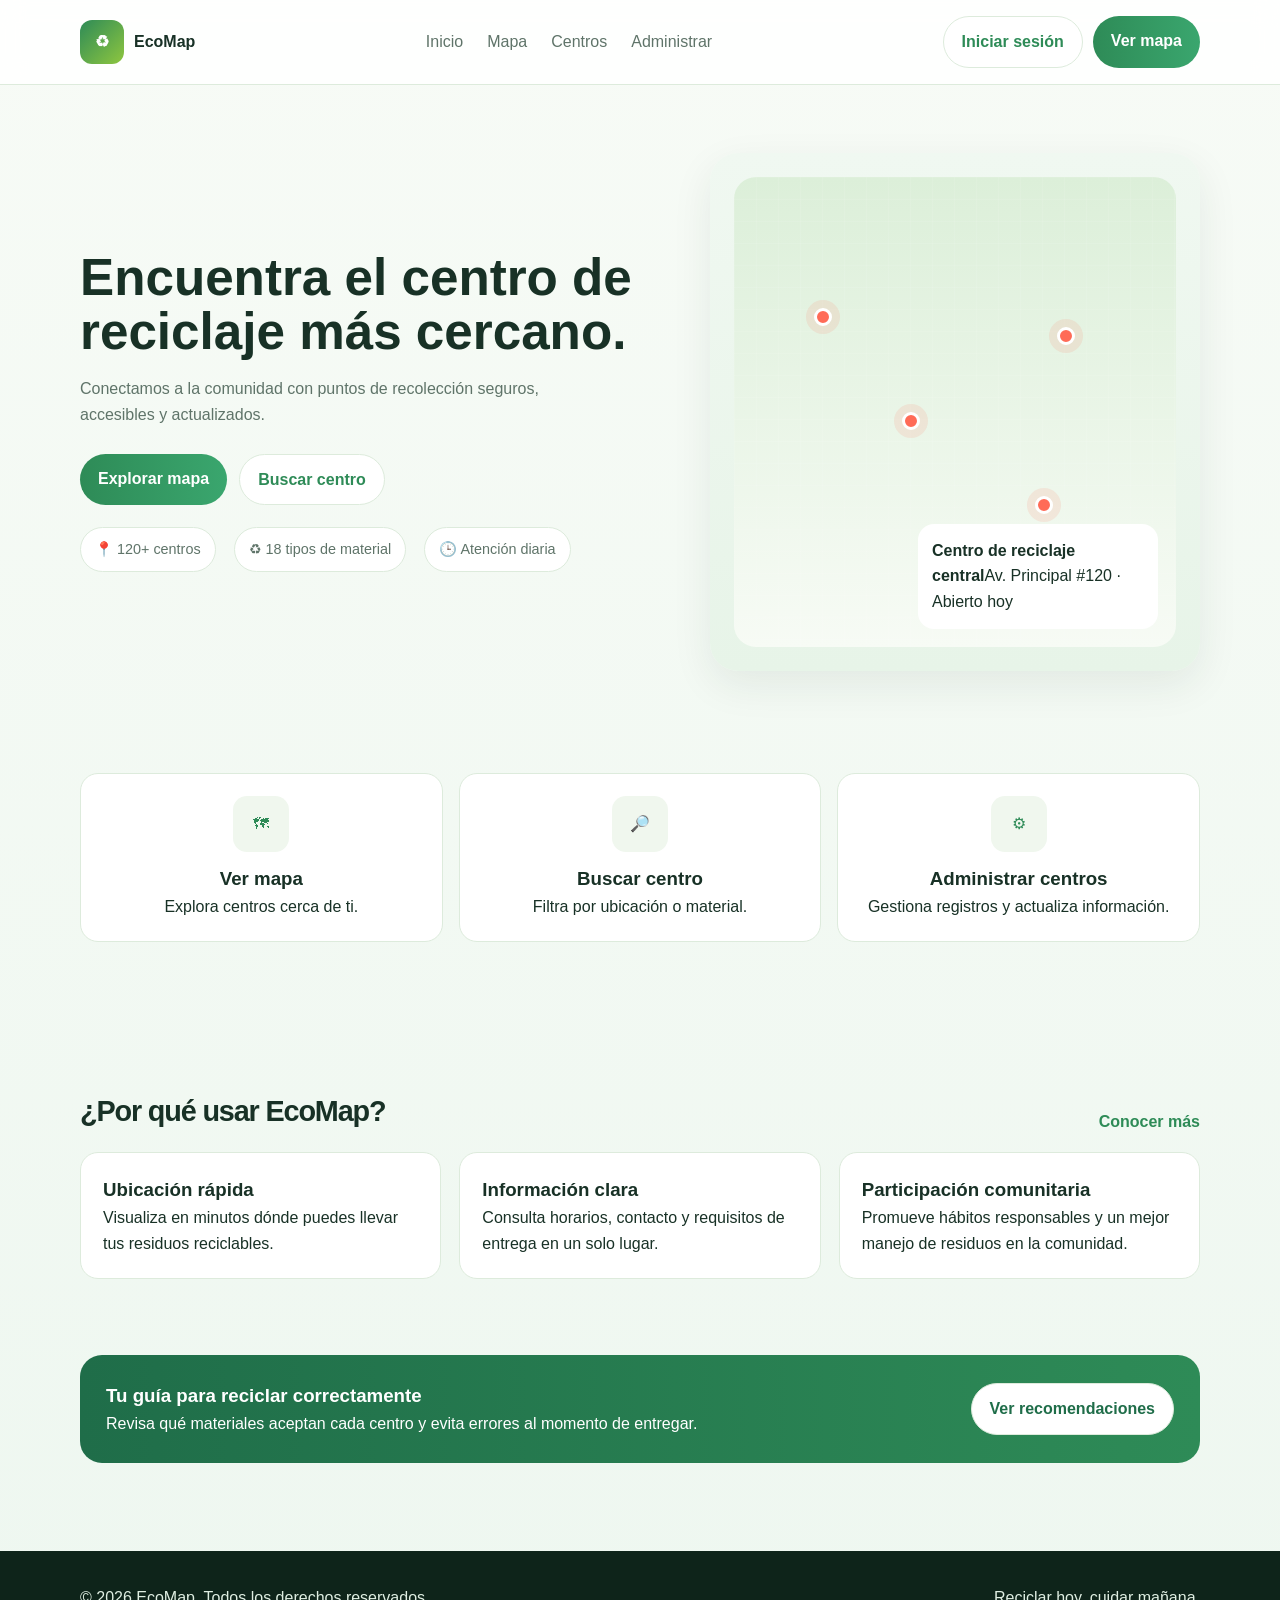
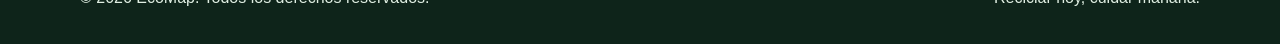
<file: index.html>
<!DOCTYPE html>
<html lang="es">
<head>
  <meta charset="UTF-8" />
  <meta name="viewport" content="width=device-width, initial-scale=1.0" />
  <title>EcoMap | Centros de Reciclaje</title>
  <link rel="stylesheet" href="css/general.css">
  <link rel="stylesheet" href="css/index.css">
</head>

<body>
  <header>
    <div class="container nav">
      <a href="#" class="brand"><span class="brand-icon">♻</span><span>EcoMap</span></a>

      <nav class="nav-links">
        <a href="#inicio">Inicio</a>
        <a href="mapa.html">Mapa</a>
        <a href="centros.html">Centros</a>
        <a href="admin.html">Administrar</a>
      </nav>

      <div class="nav-actions">
        <a href="admin.html" class="btn btn-secondary">Iniciar sesión</a>
        <a href="mapa.html" class="btn btn-primary">Ver mapa</a>
      </div>
    </div>
  </header>

  <main>
    <section class="hero" id="inicio">
      <div class="container hero-grid">
        <div class="hero-text">
          <h1>Encuentra el centro de reciclaje más cercano.</h1>
          <p>Conectamos a la comunidad con puntos de recolección seguros, accesibles y actualizados.</p>

          <div class="hero-actions">
            <a href="mapa.html" class="btn btn-primary">Explorar mapa</a>
            <a href="#buscar" class="btn btn-secondary">Buscar centro</a>
          </div>

          <div class="stats-row">
            <span class="stat-pill">📍 120+ centros</span>
            <span class="stat-pill">♻ 18 tipos de material</span>
            <span class="stat-pill">🕒 Atención diaria</span>
          </div>
        </div>

        <div class="hero-card">
          <div class="map-preview">
            <div class="marker one"></div>
            <div class="marker two"></div>
            <div class="marker three"></div>
            <div class="marker four"></div>
            <div class="map-panel"><strong>Centro de reciclaje central</strong><span>Av. Principal #120 · Abierto hoy</span></div>
          </div>
        </div>
      </div>
    </section>

    <section class="container">
      <div class="quick-actions">
        <a href="mapa.html" class="quick-card"><div class="quick-icon">🗺</div><h3>Ver mapa</h3><p>Explora centros cerca de ti.</p></a>
        <a href="#buscar" class="quick-card"><div class="quick-icon">🔎</div><h3>Buscar centro</h3><p>Filtra por ubicación o material.</p></a>
        <a href="admin.html" class="quick-card"><div class="quick-icon">⚙</div><h3>Administrar centros</h3><p>Gestiona registros y actualiza información.</p></a>
      </div>
    </section>

    <section id="beneficios">
      <div class="container">
        <div class="section-title"><h2>¿Por qué usar EcoMap?</h2><a href="#">Conocer más</a></div>

        <div class="feature-grid">
          <div class="feature-card"><h3>Ubicación rápida</h3><p>Visualiza en minutos dónde puedes llevar tus residuos reciclables.</p></div>
          <div class="feature-card"><h3>Información clara</h3><p>Consulta horarios, contacto y requisitos de entrega en un solo lugar.</p></div>
          <div class="feature-card"><h3>Participación comunitaria</h3><p>Promueve hábitos responsables y un mejor manejo de residuos en la comunidad.</p></div>
        </div>
      </div>
    </section>

    <section id="buscar">
      <div class="container">
        <div class="info-banner">
          <div><h3>Tu guía para reciclar correctamente</h3><p>Revisa qué materiales aceptan cada centro y evita errores al momento de entregar.</p></div>
          <a href="#buscar" class="btn btn-secondary" style="background:#fff;color:#1f6d49;">Ver recomendaciones</a>
        </div>
      </div>
    </section>
  </main>

  <footer>
    <div class="container footer-grid">
      <p>© 2026 EcoMap. Todos los derechos reservados.</p>
      <p>Reciclar hoy, cuidar mañana.</p>
    </div>
  </footer>
</body>
</html>
</file>
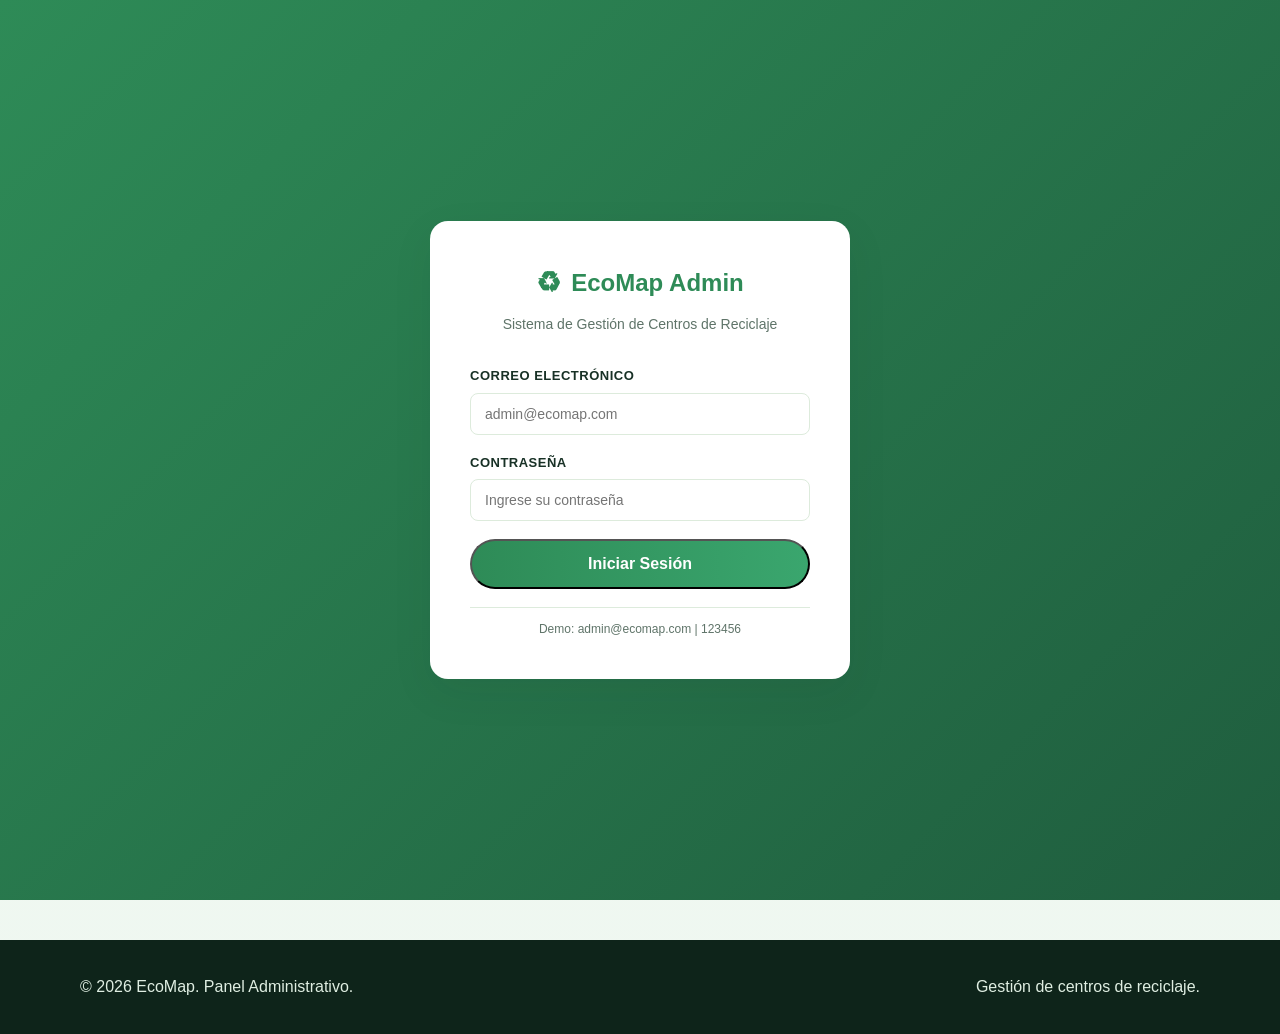
<file: admin.html>
<!DOCTYPE html>
<html lang="es">
<head>
  <meta charset="UTF-8" />
  <meta name="viewport" content="width=device-width, initial-scale=1.0" />
  <title>EcoMap | Panel Administrativo</title>
  <link rel="stylesheet" href="css/general.css">
  <link rel="stylesheet" href="css/admin.css">
</head>

<body>
  <!-- LOGIN SECTION -->
  <div id="loginContainer" class="login-wrapper">
    <div class="login-card">
      <div class="login-header">
        <h1><span class="brand-icon">♻</span> EcoMap Admin</h1>
        <p>Sistema de Gestión de Centros de Reciclaje</p>
      </div>

      <form id="loginForm" class="login-form">
        <div class="form-group">
          <label for="email">Correo Electrónico</label>
          <input type="email" id="email" name="email" placeholder="admin@ecomap.com" required>
        </div>

        <div class="form-group">
          <label for="password">Contraseña</label>
          <input type="password" id="password" name="password" placeholder="Ingrese su contraseña" required>
        </div>

        <button type="submit" class="btn btn-primary btn-full">Iniciar Sesión</button>

        <div class="login-footer">
          <p>Demo: admin@ecomap.com | 123456</p>
        </div>
      </form>
    </div>
  </div>

  <!-- ADMIN DASHBOARD -->
  <div id="adminContainer" class="admin-wrapper" style="display: none;">
    <header>
      <div class="container nav">
        <a href="index.html" class="brand"><span class="brand-icon">♻</span><span>EcoMap</span></a>

        <nav class="nav-links">
          <a href="index.html">Inicio</a>
          <a href="mapa.html">Mapa</a>
          <a href="centros.html">Centros</a>
          <a href="#admin" class="active">Administrar</a>
        </nav>

        <div class="nav-actions">
          <span class="user-info">👤 <span id="userDisplay">Admin</span></span>
          <button id="logoutBtn" class="btn btn-secondary">Cerrar sesión</button>
        </div>
      </div>
    </header>

    <main class="admin-main">
      <div class="container admin-container">
        <!-- SIDEBAR -->
        <aside class="admin-sidebar">
          <nav class="sidebar-nav">
            <div class="nav-item active" data-tab="dashboard">
              <span class="icon">📊</span>
              <span>Panel</span>
            </div>
            <div class="nav-item" data-tab="centros">
              <span class="icon">🗂</span>
              <span>Gestionar Centros</span>
            </div>
            <div class="nav-item" data-tab="agregar">
              <span class="icon">➕</span>
              <span>Nuevo Centro</span>
            </div>
            <div class="nav-item" data-tab="estadisticas">
              <span class="icon">📈</span>
              <span>Estadísticas</span>
            </div>
          </nav>
        </aside>

        <!-- CONTENT -->
        <section class="admin-content">
          
          <!-- DASHBOARD TAB -->
          <div class="tab-content active" id="dashboard">
            <div class="content-header">
              <h1>Panel de Control</h1>
              <p>Bienvenido al panel de administración de EcoMap</p>
            </div>

            <div class="dashboard-grid">
              <div class="stat-card">
                <div class="stat-icon">🏢</div>
                <div class="stat-info">
                  <p class="stat-label">Total de Centros</p>
                  <p class="stat-value" id="totalCentros">5</p>
                </div>
              </div>

              <div class="stat-card">
                <div class="stat-icon">📍</div>
                <div class="stat-info">
                  <p class="stat-label">Centros Activos</p>
                  <p class="stat-value" id="centrosActivos">5</p>
                </div>
              </div>

              <div class="stat-card">
                <div class="stat-icon">📅</div>
                <div class="stat-info">
                  <p class="stat-label">Última Actualización</p>
                  <p class="stat-value" id="ultimaActualizacion">Hoy</p>
                </div>
              </div>

              <div class="stat-card">
                <div class="stat-icon">♻</div>
                <div class="stat-info">
                  <p class="stat-label">Tipos de Material</p>
                  <p class="stat-value">18+</p>
                </div>
              </div>
            </div>

            <div class="quick-actions-admin">
              <h3>Acciones Rápidas</h3>
              <div class="actions-grid">
                <button class="action-btn" data-tab="agregar">
                  <span>➕</span>
                  <span>Agregar Centro</span>
                </button>
                <button class="action-btn" data-tab="centros">
                  <span>📋</span>
                  <span>Ver Todos</span>
                </button>
                <button class="action-btn" data-tab="estadisticas">
                  <span>📊</span>
                  <span>Reportes</span>
                </button>
              </div>
            </div>
          </div>

          <!-- GESTIONAR CENTROS TAB -->
          <div class="tab-content" id="centros">
            <div class="content-header">
              <h1>Gestionar Centros de Reciclaje</h1>
              <button class="btn btn-primary" data-tab="agregar">➕ Nuevo Centro</button>
            </div>

            <div class="search-bar">
              <input type="text" id="searchCentros" placeholder="Buscar por nombre, dirección...">
              <button class="btn btn-secondary">🔍</button>
            </div>

            <div class="table-wrapper">
              <table class="data-table">
                <thead>
                  <tr>
                    <th>ID</th>
                    <th>Nombre</th>
                    <th>Dirección</th>
                    <th>Horario</th>
                    <th>Materiales</th>
                    <th>Acciones</th>
                  </tr>
                </thead>
                <tbody id="centrosTableBody">
                  <!-- Rows populated by JS -->
                </tbody>
              </table>
            </div>
          </div>

          <!-- AGREGAR/EDITAR CENTRO TAB -->
          <div class="tab-content" id="agregar">
            <div class="content-header">
              <h1 id="formTitle">Nuevo Centro de Reciclaje</h1>
            </div>

            <div class="form-container">
              <form id="centroForm" class="centro-form">
                <input type="hidden" id="centroId">

                <div class="form-section">
                  <h3>Información General</h3>
                  
                  <div class="form-row">
                    <div class="form-group">
                      <label for="nombre">Nombre del Centro *</label>
                      <input type="text" id="nombre" name="nombre" placeholder="Centro de Reciclaje..." required>
                    </div>
                    <div class="form-group">
                      <label for="direccion">Dirección *</label>
                      <input type="text" id="direccion" name="direccion" placeholder="Calle, número, ciudad..." required>
                    </div>
                  </div>

                  <div class="form-row">
                    <div class="form-group">
                      <label for="horario">Horario de Atención *</label>
                      <input type="text" id="horario" name="horario" placeholder="Lunes a viernes, 8:00 a.m. - 5:00 p.m." required>
                    </div>
                    <div class="form-group">
                      <label for="contacto">Teléfono/Contacto</label>
                      <input type="text" id="contacto" name="contacto" placeholder="+506 XXXX-XXXX">
                    </div>
                  </div>
                </div>

                <div class="form-section">
                  <h3>Ubicación Geográfica</h3>
                  
                  <div class="form-row">
                    <div class="form-group">
                      <label for="latitud">Latitud *</label>
                      <input type="number" id="latitud" name="latitud" step="0.0001" placeholder="9.9281" required>
                    </div>
                    <div class="form-group">
                      <label for="longitud">Longitud *</label>
                      <input type="number" id="longitud" name="longitud" step="0.0001" placeholder="-84.0907" required>
                    </div>
                  </div>
                </div>

                <div class="form-section">
                  <h3>Materiales Aceptados</h3>
                  
                  <div class="materials-grid">
                    <label class="checkbox-group">
                      <input type="checkbox" name="materiales" value="Papel">
                      <span>📄 Papel</span>
                    </label>
                    <label class="checkbox-group">
                      <input type="checkbox" name="materiales" value="Cartón">
                      <span>📦 Cartón</span>
                    </label>
                    <label class="checkbox-group">
                      <input type="checkbox" name="materiales" value="Plástico">
                      <span>♻️ Plástico</span>
                    </label>
                    <label class="checkbox-group">
                      <input type="checkbox" name="materiales" value="Vidrio">
                      <span>🥃 Vidrio</span>
                    </label>
                    <label class="checkbox-group">
                      <input type="checkbox" name="materiales" value="Aluminio">
                      <span>🥫 Aluminio</span>
                    </label>
                    <label class="checkbox-group">
                      <input type="checkbox" name="materiales" value="Latas">
                      <span>🛢 Latas</span>
                    </label>
                    <label class="checkbox-group">
                      <input type="checkbox" name="materiales" value="Electrónicos">
                      <span>💻 Electrónicos</span>
                    </label>
                    <label class="checkbox-group">
                      <input type="checkbox" name="materiales" value="Baterías">
                      <span>🔋 Baterías</span>
                    </label>
                    <label class="checkbox-group">
                      <input type="checkbox" name="materiales" value="Metal">
                      <span>⚙️ Metal</span>
                    </label>
                    <label class="checkbox-group">
                      <input type="checkbox" name="materiales" value="Ropa">
                      <span>👕 Ropa</span>
                    </label>
                  </div>
                </div>

                <div class="form-section">
                  <h3>Información Adicional</h3>
                  
                  <div class="form-group">
                    <label for="observaciones">Observaciones o Requisitos</label>
                    <textarea id="observaciones" name="observaciones" placeholder="Información adicional sobre horarios especiales, requisitos de entrega, etc." rows="4"></textarea>
                  </div>
                </div>

                <div class="form-actions">
                  <button type="submit" class="btn btn-primary">💾 Guardar Centro</button>
                  <button type="reset" class="btn btn-secondary">🔄 Limpiar Formulario</button>
                  <button type="button" class="btn btn-secondary" data-tab="centros">🔙 Volver</button>
                </div>
              </form>
            </div>
          </div>

          <!-- ESTADÍSTICAS TAB -->
          <div class="tab-content" id="estadisticas">
            <div class="content-header">
              <h1>Estadísticas y Reportes</h1>
            </div>

            <div class="stats-container">
              <div class="stat-section">
                <h3>Resumen General</h3>
                <div class="stats-grid">
                  <div class="stat-box">
                    <p class="stat-label">Total de Registros</p>
                    <p class="stat-value" id="statTotalRegistros">5</p>
                  </div>
                  <div class="stat-box">
                    <p class="stat-label">Centros por Región</p>
                    <p class="stat-value" id="statRegiones">5</p>
                  </div>
                  <div class="stat-box">
                    <p class="stat-label">Materiales Comunes</p>
                    <p class="stat-value" id="statMateriales">18</p>
                  </div>
                  <div class="stat-box">
                    <p class="stat-label">Cobertura</p>
                    <p class="stat-value">100%</p>
                  </div>
                </div>
              </div>

              <div class="stat-section">
                <h3>Materiales Más Aceptados</h3>
                <div id="materialesChart" class="chart-container">
                  <!-- Populated by JS -->
                </div>
              </div>

              <div class="stat-section">
                <h3>Información de Horarios</h3>
                <div id="horariosInfo" class="info-table">
                  <!-- Populated by JS -->
                </div>
              </div>
            </div>
          </div>

        </section>
      </div>
    </main>
  </div>

  <!-- MODAL PARA ELIMINAR -->
  <div id="deleteModal" class="modal">
    <div class="modal-content">
      <h2>⚠️ Eliminar Centro</h2>
      <p>¿Está seguro de que desea eliminar este centro de reciclaje? Esta acción no se puede deshacer.</p>
      <div class="modal-actions">
        <button id="confirmDelete" class="btn btn-primary">Eliminar</button>
        <button id="cancelDelete" class="btn btn-secondary">Cancelar</button>
      </div>
    </div>
  </div>

  <!-- MODAL PARA MENSAJES -->
  <div id="messageModal" class="modal">
    <div class="modal-content modal-message">
      <span id="messageIcon" class="message-icon">✓</span>
      <h2 id="messageTitle">Éxito</h2>
      <p id="messageText"></p>
      <button id="closeMessage" class="btn btn-primary">Aceptar</button>
    </div>
  </div>

  <footer>
    <div class="container footer-grid">
      <p>© 2026 EcoMap. Panel Administrativo.</p>
      <p>Gestión de centros de reciclaje.</p>
    </div>
  </footer>

  <script src="data/centros.js"></script>
  <script src="js/admin.js"></script>
</body>
</html>
</file>
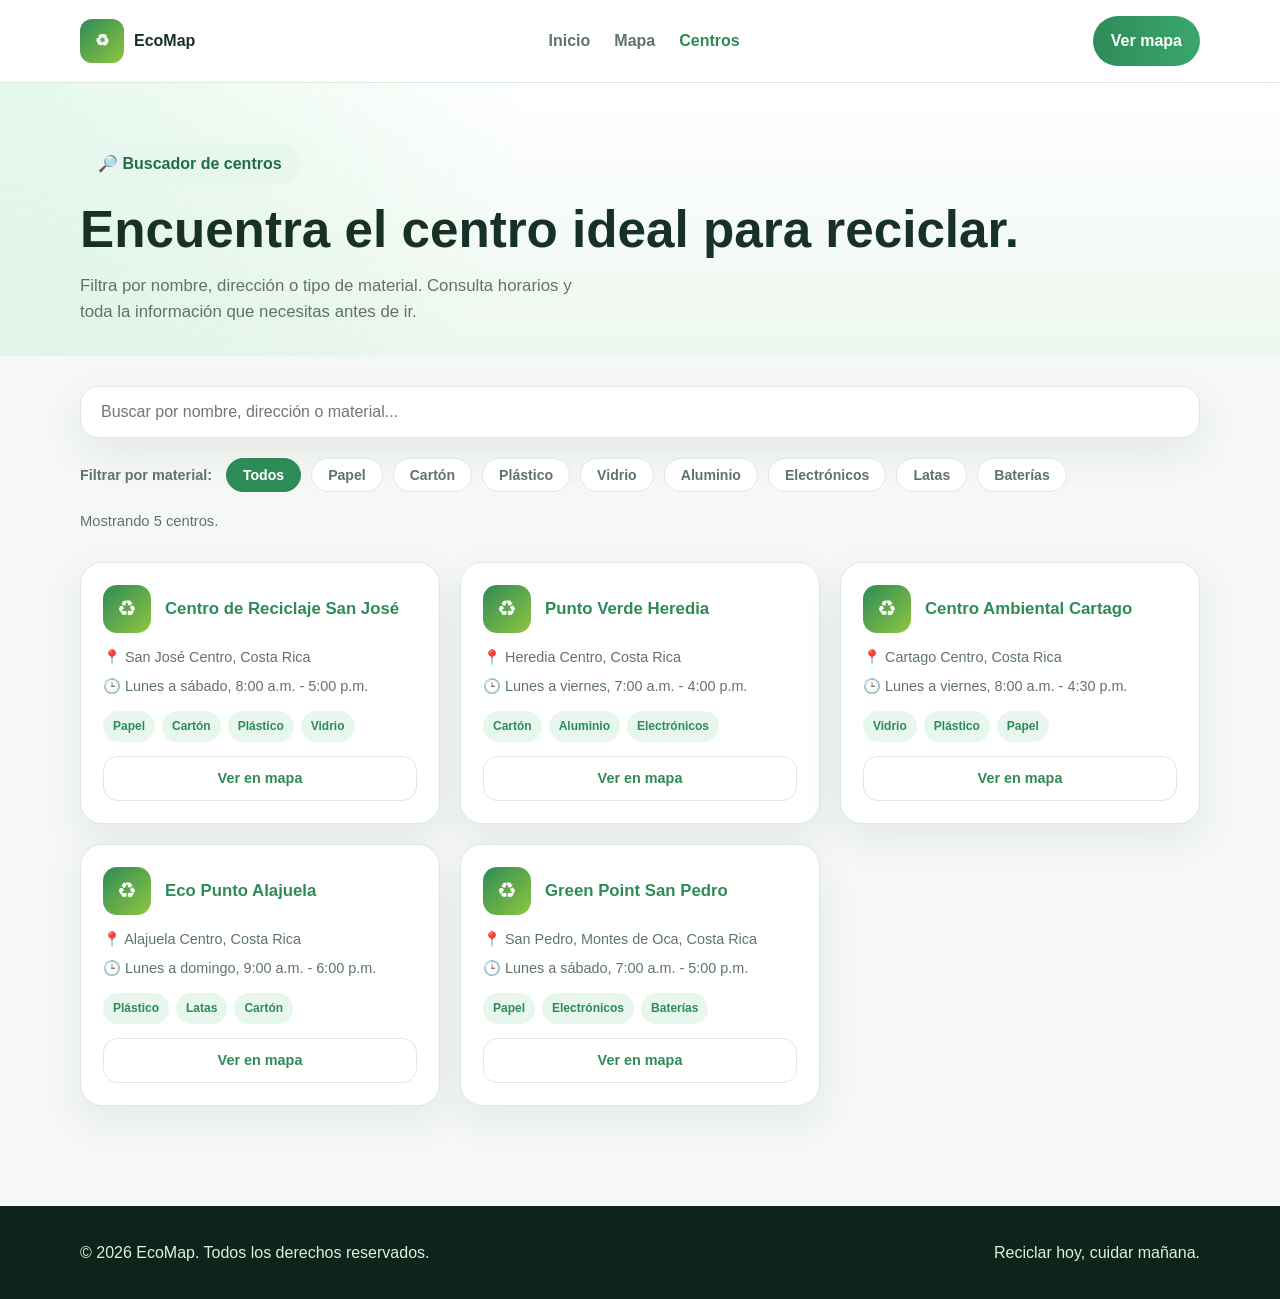
<file: centros.html>
<!DOCTYPE html>
<html lang="es">
<head>
  <meta charset="UTF-8" />
  <meta name="viewport" content="width=device-width, initial-scale=1.0" />
  <title>EcoMap | Centros de Reciclaje</title>
  <link rel="stylesheet" href="css/general.css" />
  <link rel="stylesheet" href="css/centros.css" />
</head>

<body>

  <header>
    <div class="container nav">
      <a href="index.html" class="brand">
        <span class="brand-icon">♻</span>
        <span>EcoMap</span>
      </a>

      <nav class="nav-links">
        <a href="index.html">Inicio</a>
        <a href="mapa.html">Mapa</a>
        <a href="centros.html" class="active">Centros</a>
      </nav>

      <div class="nav-actions">
        <a href="mapa.html" class="btn btn-primary">Ver mapa</a>
      </div>
    </div>
  </header>

  <main>

    <!-- Sección de bienvenida -->
    <section class="centros-hero">
      <div class="container">
        <span class="badge">🔎 Buscador de centros</span>
        <h1>Encuentra el centro ideal para reciclar.</h1>
        <p>
          Filtra por nombre, dirección o tipo de material. Consulta horarios
          y toda la información que necesitas antes de ir.
        </p>
      </div>
    </section>

    <!-- Buscador y filtros -->
    <section class="buscar-section">
      <div class="container">

        <div class="buscar-box">
          <input
            type="text"
            id="inputBuscar"
            placeholder="Buscar por nombre, dirección o material..."
          />
        </div>

        <div class="filtros-area">
          <p class="filtros-label">Filtrar por material:</p>
          <div id="filtrosMaterial" class="filtros-lista">
            <!-- Los botones se generan con JavaScript -->
          </div>
        </div>

        <p id="contadorResultados" class="contador-text"></p>

      </div>
    </section>

    <!-- Fichas de centros -->
    <section class="resultados-section">
      <div class="container">
        <div id="listaFichas" class="fichas-grid">
          <!-- Las fichas se cargan con JavaScript -->
        </div>
      </div>
    </section>

  </main>

  <footer>
    <div class="container footer-grid">
      <p>© 2026 EcoMap. Todos los derechos reservados.</p>
      <p>Reciclar hoy, cuidar mañana.</p>
    </div>
  </footer>

  <script src="js/centros.js"></script>

</body>
</html>
</file>
<file: css/general.css>
:root {
  --bg: #f5f9f4;
  --surface: #ffffff;
  --surface-2: #f0f7ee;
  --primary: #2e8b57;
  --secondary: #8ec63f;
  --text: #183126;
  --muted: #5f7469;
  --border: #ddebdc;
  --shadow: 0 14px 40px rgba(24, 49, 38, 0.08);
  --radius: 18px;
}

* {
  box-sizing: border-box;
  margin: 0;
  padding: 0;
}

html {
  scroll-behavior: smooth;
}

body {
  font-family: Inter, Arial, sans-serif;
  color: var(--text);
  background: linear-gradient(180deg, #f7fbf6 0%, #eef7f0 100%);
  line-height: 1.6;
}

a {
  color: inherit;
  text-decoration: none;
}

img {
  max-width: 100%;
  display: block;
}

.container {
  width: min(1120px, 92%);
  margin: 0 auto;
}

.btn {
  display: inline-block;
  font-weight: 600;
  border-radius: 999px;
  padding: 12px 18px;
  transition: transform 0.2s ease;
}

.btn:hover {
  transform: translateY(-1px);
}

.btn-primary {
  background: linear-gradient(90deg, var(--primary), #3aa66e);
  color: white;
}

.btn-secondary {
  background: white;
  color: var(--primary);
  border: 1px solid var(--border);
}

footer {
  background: #0e241a;
  color: #dfeee2;
  padding: 34px 0;
  margin-top: 40px;
}

.footer-grid {
  display: flex;
  justify-content: space-between;
  gap: 12px;
  flex-wrap: wrap;
}

@media (max-width: 640px) {
  .footer-grid {
    text-align: center;
    justify-content: center;
  }
}
</file>
<file: css/index.css>
header {
  background: rgba(255, 255, 255, 0.88);
  backdrop-filter: blur(12px);
  position: sticky;
  top: 0;
  border-bottom: 1px solid var(--border);
  z-index: 1000;
}

.nav {
  display: flex;
  align-items: center;
  justify-content: space-between;
  padding: 16px 0;
  gap: 16px;
}

.brand {
  display: flex;
  align-items: center;
  font-weight: 800;
  gap: 10px;
}

.brand-icon {
  width: 44px;
  height: 44px;
  display: grid;
  place-items: center;
  background: linear-gradient(135deg, var(--primary), var(--secondary));
  border-radius: 12px;
  color: white;
}

.nav-links {
  display: flex;
  gap: 24px;
  color: var(--muted);
  font-weight: 500;
}

.nav-links a:hover {
  color: var(--primary);
}

.nav-actions {
  display: flex;
  gap: 10px;
}

.hero {
  padding: 68px 0 44px;
}

.hero-grid {
  display: grid;
  grid-template-columns: 1.1fr 0.9fr;
  gap: 32px;
  align-items: center;
}

.hero-text h1 {
  font-size: clamp(2rem, 4vw, 3.6rem);
  line-height: 1.05;
  margin-bottom: 18px;
}

.hero-text p {
  color: var(--muted);
  margin-bottom: 26px;
  max-width: 58ch;
}

.hero-actions {
  display: flex;
  gap: 12px;
  flex-wrap: wrap;
  margin-bottom: 22px;
}

.stats-row {
  display: flex;
  gap: 18px;
  flex-wrap: wrap;
}

.stat-pill {
  background: white;
  border: 1px solid var(--border);
  border-radius: 999px;
  padding: 10px 14px;
  font-size: 0.9rem;
  color: var(--muted);
}

.hero-card {
  background: linear-gradient(180deg, #f0f8f1 0%, #e7f4e8 100%);
  border-radius: 28px;
  padding: 24px;
  box-shadow: var(--shadow);
}

.map-preview {
  position: relative;
  background: linear-gradient(180deg, #dcefd9 0%, #f7fbf5 100%);
  min-height: 470px;
  border-radius: 22px;
  overflow: hidden;
}

.map-preview::before {
  content: '';
  position: absolute;
  inset: 0;
  background:
    linear-gradient(rgba(255, 255, 255, 0.18) 1px, transparent 1px) top/100% 22px,
    linear-gradient(90deg, rgba(255, 255, 255, 0.18) 1px, transparent 1px) left/22px 100%;
  opacity: 0.5;
}

.marker {
  position: absolute;
  width: 18px;
  height: 18px;
  background: #ff6b57;
  border-radius: 50%;
  border: 3px solid white;
  box-shadow: 0 0 0 8px rgba(255, 107, 87, 0.12);
}

.marker.one { top: 28%; left: 18%; }
.marker.two { top: 50%; left: 38%; }
.marker.three { top: 68%; left: 68%; }
.marker.four { top: 32%; left: 73%; }

.map-panel {
  position: absolute;
  right: 18px;
  bottom: 18px;
  background: white;
  padding: 14px;
  border-radius: 16px;
  width: 240px;
}

.quick-actions {
  display: grid;
  grid-template-columns: repeat(3, 1fr);
  gap: 16px;
  margin: 30px 0 70px;
}

.quick-card {
  background: white;
  border-radius: var(--radius);
  border: 1px solid var(--border);
  padding: 22px 18px;
  text-align: center;
}

.quick-icon {
  width: 56px;
  height: 56px;
  display: grid;
  place-items: center;
  margin: 0 auto 12px;
  background: var(--surface-2);
  border-radius: 14px;
  color: var(--primary);
}

section {
  padding: 28px 0 48px;
}

.section-title {
  display: flex;
  align-items: end;
  justify-content: space-between;
  margin-bottom: 18px;
  gap: 12px;
}

.section-title h2 {
  font-size: 1.8rem;
  letter-spacing: -0.04em;
}

.section-title a {
  color: var(--primary);
  font-weight: 600;
}

.feature-grid {
  display: grid;
  grid-template-columns: repeat(3, 1fr);
  gap: 18px;
}

.feature-card {
  background: white;
  border-radius: var(--radius);
  border: 1px solid var(--border);
  padding: 22px;
}

.info-banner {
  background: linear-gradient(90deg, #1f6d49, #2e8b57);
  color: white;
  border-radius: 22px;
  padding: 26px;
  display: flex;
  justify-content: space-between;
  align-items: center;
  gap: 16px;
}

@media (max-width: 920px) {
  .hero-grid,
  .feature-grid,
  .quick-actions {
    grid-template-columns: 1fr;
  }

  .nav-links {
    display: none;
  }
}

@media (max-width: 640px) {
  .nav-actions .btn-secondary {
    display: none;
  }

  .map-preview {
    min-height: 380px;
  }

  .info-banner {
    flex-direction: column;
    text-align: center;
  }
}
</file>
<file: css/admin.css>
/* LOGIN STYLES */
.login-wrapper {
  display: flex;
  justify-content: center;
  align-items: center;
  min-height: 100vh;
  background: linear-gradient(135deg, var(--primary) 0%, #1f5d3e 100%);
  padding: 20px;
}

.login-card {
  background: var(--surface);
  border-radius: var(--radius);
  box-shadow: var(--shadow);
  width: 100%;
  max-width: 420px;
  padding: 40px;
  animation: slideUp 0.4s ease;
}

.login-header {
  text-align: center;
  margin-bottom: 30px;
}

.login-header h1 {
  font-size: 24px;
  color: var(--primary);
  margin-bottom: 8px;
  display: flex;
  align-items: center;
  justify-content: center;
  gap: 10px;
}

.brand-icon {
  font-size: 28px;
}

.login-header p {
  font-size: 14px;
  color: var(--muted);
}

.login-form {
  display: flex;
  flex-direction: column;
  gap: 18px;
}

.form-group {
  display: flex;
  flex-direction: column;
  gap: 6px;
}

.form-group label {
  font-weight: 600;
  font-size: 13px;
  color: var(--text);
  text-transform: uppercase;
  letter-spacing: 0.5px;
}

.form-group input,
.form-group textarea,
.form-group select {
  padding: 12px 14px;
  border: 1px solid var(--border);
  border-radius: 8px;
  font-family: inherit;
  font-size: 14px;
  color: var(--text);
  transition: border-color 0.2s ease, box-shadow 0.2s ease;
}

.form-group input:focus,
.form-group textarea:focus,
.form-group select:focus {
  outline: none;
  border-color: var(--primary);
  box-shadow: 0 0 0 3px rgba(46, 139, 87, 0.1);
}

.btn-full {
  width: 100%;
  padding: 14px;
  font-size: 16px;
}

.login-footer {
  text-align: center;
  padding-top: 12px;
  border-top: 1px solid var(--border);
  font-size: 12px;
  color: var(--muted);
}

@keyframes slideUp {
  from {
    opacity: 0;
    transform: translateY(20px);
  }
  to {
    opacity: 1;
    transform: translateY(0);
  }
}

/* ADMIN DASHBOARD */
.admin-wrapper {
  display: flex;
  flex-direction: column;
  min-height: 100vh;
}

.admin-main {
  flex: 1;
  padding: 20px 0;
  background: var(--bg);
}

.admin-container {
  display: grid;
  grid-template-columns: 240px 1fr;
  gap: 24px;
  align-items: start;
}

/* SIDEBAR */
.admin-sidebar {
  position: sticky;
  top: 20px;
}

.sidebar-nav {
  display: flex;
  flex-direction: column;
  gap: 8px;
  background: var(--surface);
  border-radius: var(--radius);
  padding: 16px;
  box-shadow: 0 2px 8px rgba(24, 49, 38, 0.06);
}

.nav-item {
  display: flex;
  align-items: center;
  gap: 12px;
  padding: 12px 14px;
  border-radius: 10px;
  cursor: pointer;
  transition: all 0.2s ease;
  color: var(--muted);
  font-weight: 500;
  font-size: 14px;
  border-left: 3px solid transparent;
}

.nav-item:hover {
  background: var(--surface-2);
  color: var(--primary);
}

.nav-item.active {
  background: linear-gradient(90deg, rgba(46, 139, 87, 0.1), transparent);
  color: var(--primary);
  border-left-color: var(--primary);
}

.nav-item .icon {
  font-size: 18px;
}

/* CONTENT AREA */
.admin-content {
  background: var(--surface);
  border-radius: var(--radius);
  padding: 30px;
  box-shadow: var(--shadow);
}

.tab-content {
  display: none;
  animation: fadeIn 0.3s ease;
}

.tab-content.active {
  display: block;
}

@keyframes fadeIn {
  from {
    opacity: 0;
  }
  to {
    opacity: 1;
  }
}

.content-header {
  display: flex;
  justify-content: space-between;
  align-items: center;
  margin-bottom: 24px;
  padding-bottom: 20px;
  border-bottom: 2px solid var(--border);
}

.content-header h1 {
  font-size: 24px;
  color: var(--text);
  margin: 0;
}

/* DASHBOARD GRID */
.dashboard-grid {
  display: grid;
  grid-template-columns: repeat(auto-fit, minmax(220px, 1fr));
  gap: 16px;
  margin-bottom: 30px;
}

.stat-card {
  background: linear-gradient(135deg, #f5fbf9 0%, #eef7f0 100%);
  border: 1px solid var(--border);
  border-radius: 14px;
  padding: 20px;
  display: flex;
  gap: 16px;
  align-items: center;
  transition: all 0.2s ease;
  cursor: pointer;
}

.stat-card:hover {
  transform: translateY(-2px);
  box-shadow: 0 8px 20px rgba(46, 139, 87, 0.1);
}

.stat-icon {
  font-size: 32px;
}

.stat-info {
  flex: 1;
}

.stat-label {
  font-size: 12px;
  color: var(--muted);
  text-transform: uppercase;
  letter-spacing: 0.5px;
  margin-bottom: 4px;
}

.stat-value {
  font-size: 24px;
  font-weight: 700;
  color: var(--primary);
}

/* QUICK ACTIONS */
.quick-actions-admin {
  background: linear-gradient(135deg, #f7fbf6 0%, #eef7f0 100%);
  border: 2px solid var(--border);
  border-radius: 14px;
  padding: 24px;
}

.quick-actions-admin h3 {
  font-size: 16px;
  color: var(--text);
  margin-bottom: 16px;
}

.actions-grid {
  display: grid;
  grid-template-columns: repeat(auto-fit, minmax(140px, 1fr));
  gap: 12px;
}

.action-btn {
  display: flex;
  flex-direction: column;
  align-items: center;
  gap: 8px;
  padding: 16px;
  background: var(--surface);
  border: 1px solid var(--border);
  border-radius: 10px;
  cursor: pointer;
  transition: all 0.2s ease;
  font-size: 14px;
  font-weight: 500;
  color: var(--text);
}

.action-btn:hover {
  background: var(--primary);
  color: white;
  border-color: var(--primary);
  transform: translateY(-2px);
}

.action-btn span:first-child {
  font-size: 24px;
}

/* SEARCH & TABLE */
.search-bar {
  display: flex;
  gap: 10px;
  margin-bottom: 20px;
}

.search-bar input {
  flex: 1;
  padding: 12px 14px;
  border: 1px solid var(--border);
  border-radius: 8px;
  font-size: 14px;
}

.table-wrapper {
  overflow-x: auto;
  border-radius: 10px;
  border: 1px solid var(--border);
}

.data-table {
  width: 100%;
  border-collapse: collapse;
  font-size: 14px;
}

.data-table thead {
  background: linear-gradient(90deg, #f5fbf9 0%, #eef7f0 100%);
}

.data-table th {
  padding: 14px;
  text-align: left;
  font-weight: 600;
  color: var(--text);
  border-bottom: 2px solid var(--border);
}

.data-table td {
  padding: 14px;
  border-bottom: 1px solid var(--border);
  color: var(--text);
}

.data-table tbody tr:hover {
  background: var(--surface-2);
}

.data-table tbody tr:last-child td {
  border-bottom: none;
}

.action-buttons {
  display: flex;
  gap: 8px;
}

.action-btn-small {
  padding: 6px 10px;
  font-size: 12px;
  border: 1px solid var(--border);
  background: var(--surface);
  color: var(--text);
  border-radius: 6px;
  cursor: pointer;
  transition: all 0.2s ease;
  font-weight: 500;
}

.action-btn-small:hover {
  background: var(--primary);
  color: white;
  border-color: var(--primary);
}

.action-btn-small.delete:hover {
  background: #e74c3c;
  border-color: #e74c3c;
}

/* FORM STYLES */
.form-container {
  max-width: 800px;
}

.centro-form {
  display: flex;
  flex-direction: column;
  gap: 24px;
}

.form-section {
  background: var(--surface-2);
  border: 1px solid var(--border);
  border-radius: 10px;
  padding: 20px;
}

.form-section h3 {
  font-size: 16px;
  color: var(--text);
  margin-bottom: 16px;
  padding-bottom: 12px;
  border-bottom: 2px solid var(--border);
}

.form-row {
  display: grid;
  grid-template-columns: repeat(auto-fit, minmax(280px, 1fr));
  gap: 16px;
}

.materials-grid {
  display: grid;
  grid-template-columns: repeat(auto-fit, minmax(140px, 1fr));
  gap: 12px;
}

.checkbox-group {
  display: flex;
  align-items: center;
  gap: 8px;
  padding: 10px 12px;
  background: var(--surface);
  border: 1px solid var(--border);
  border-radius: 8px;
  cursor: pointer;
  transition: all 0.2s ease;
  font-weight: 500;
  font-size: 13px;
}

.checkbox-group:hover {
  border-color: var(--primary);
  background: linear-gradient(90deg, rgba(46, 139, 87, 0.05), transparent);
}

.checkbox-group input[type="checkbox"] {
  width: 16px;
  height: 16px;
  cursor: pointer;
  accent-color: var(--primary);
}

.form-actions {
  display: flex;
  gap: 12px;
  padding-top: 20px;
  border-top: 1px solid var(--border);
}

.form-actions .btn {
  flex: 1;
  padding: 14px;
  font-size: 14px;
}

/* ESTADÍSTICAS */
.stats-container {
  display: flex;
  flex-direction: column;
  gap: 24px;
}

.stat-section {
  background: linear-gradient(135deg, #f5fbf9 0%, #eef7f0 100%);
  border: 1px solid var(--border);
  border-radius: 14px;
  padding: 24px;
}

.stat-section h3 {
  font-size: 16px;
  color: var(--text);
  margin-bottom: 18px;
  padding-bottom: 12px;
  border-bottom: 2px solid var(--border);
}

.stats-grid {
  display: grid;
  grid-template-columns: repeat(auto-fit, minmax(180px, 1fr));
  gap: 16px;
}

.stat-box {
  background: var(--surface);
  border: 1px solid var(--border);
  border-radius: 10px;
  padding: 18px;
  text-align: center;
}

.stat-box .stat-label {
  font-size: 12px;
  color: var(--muted);
  text-transform: uppercase;
  letter-spacing: 0.5px;
  margin-bottom: 8px;
}

.stat-box .stat-value {
  font-size: 28px;
  font-weight: 700;
  color: var(--primary);
}

.chart-container {
  background: var(--surface);
  border-radius: 10px;
  padding: 16px;
}

.material-item {
  display: flex;
  justify-content: space-between;
  align-items: center;
  margin-bottom: 12px;
  padding-bottom: 12px;
  border-bottom: 1px solid var(--border);
}

.material-item:last-child {
  border-bottom: none;
  margin-bottom: 0;
  padding-bottom: 0;
}

.material-name {
  font-weight: 500;
  color: var(--text);
}

.material-count {
  background: linear-gradient(90deg, var(--primary), #3aa66e);
  color: white;
  padding: 4px 10px;
  border-radius: 20px;
  font-size: 12px;
  font-weight: 600;
}

.info-table {
  display: flex;
  flex-direction: column;
  gap: 10px;
}

.info-row {
  display: flex;
  justify-content: space-between;
  padding: 12px;
  background: var(--surface);
  border-radius: 8px;
  border: 1px solid var(--border);
  font-size: 13px;
}

.info-row strong {
  color: var(--primary);
}

/* MODAL STYLES */
.modal {
  display: none;
  position: fixed;
  top: 0;
  left: 0;
  width: 100%;
  height: 100%;
  background: rgba(24, 49, 38, 0.4);
  justify-content: center;
  align-items: center;
  z-index: 1000;
  animation: fadeIn 0.2s ease;
}

.modal.active {
  display: flex;
}

.modal-content {
  background: var(--surface);
  border-radius: var(--radius);
  padding: 30px;
  max-width: 420px;
  width: 90%;
  box-shadow: var(--shadow);
  animation: slideUp 0.3s ease;
}

.modal-content h2 {
  font-size: 20px;
  color: var(--text);
  margin-bottom: 12px;
}

.modal-content p {
  color: var(--muted);
  font-size: 14px;
  margin-bottom: 20px;
  line-height: 1.5;
}

.modal-actions {
  display: flex;
  gap: 12px;
}

.modal-actions .btn {
  flex: 1;
  padding: 12px;
}

/* MESSAGE MODAL */
.modal-message {
  text-align: center;
}

.message-icon {
  font-size: 48px;
  display: block;
  margin-bottom: 12px;
}

.modal-message h2 {
  margin-bottom: 12px;
}

.modal-message p {
  margin-bottom: 20px;
}

.modal-message .btn {
  width: 100%;
}

/* USER INFO */
.user-info {
  display: flex;
  align-items: center;
  gap: 8px;
  font-weight: 500;
  font-size: 13px;
  color: var(--text);
}

/* RESPONSIVE */
@media (max-width: 768px) {
  .admin-container {
    grid-template-columns: 1fr;
  }

  .admin-sidebar {
    position: static;
  }

  .sidebar-nav {
    display: grid;
    grid-template-columns: repeat(2, 1fr);
    gap: 8px;
  }

  .content-header {
    flex-direction: column;
    align-items: flex-start;
    gap: 12px;
  }

  .dashboard-grid {
    grid-template-columns: repeat(2, 1fr);
  }

  .form-row {
    grid-template-columns: 1fr;
  }

  .data-table {
    font-size: 12px;
  }

  .data-table th,
  .data-table td {
    padding: 10px;
  }

  .action-buttons {
    flex-wrap: wrap;
  }
}

@media (max-width: 640px) {
  .admin-main {
    padding: 12px 0;
  }

  .admin-content {
    padding: 16px;
  }

  .content-header h1 {
    font-size: 18px;
  }

  .dashboard-grid {
    grid-template-columns: 1fr;
  }

  .sidebar-nav {
    grid-template-columns: 1fr;
  }

  .form-section {
    padding: 16px;
  }

  .stat-card {
    flex-direction: column;
    text-align: center;
  }

  .login-card {
    padding: 24px;
  }
}
</file>
<file: css/centros.css>
/* ===================================
        CENTROS - ECOMAP
=================================== */

body {
  background: #f5f8f6;
}

/* =========================
        HEADER
========================= */

header {
  background: rgba(255, 255, 255, 0.88);
  backdrop-filter: blur(12px);
  position: sticky;
  top: 0;
  border-bottom: 1px solid var(--border);
  z-index: 1000;
}

.nav {
  display: flex;
  justify-content: space-between;
  align-items: center;
  gap: 16px;
  padding: 16px 0;
}

.brand {
  display: flex;
  align-items: center;
  gap: 10px;
  font-weight: 800;
}

.brand-icon {
  width: 44px;
  height: 44px;
  display: grid;
  place-items: center;
  background: linear-gradient(135deg, var(--primary), var(--secondary));
  color: white;
  border-radius: 12px;
}

.nav-links {
  display: flex;
  gap: 24px;
}

.nav-links a {
  color: var(--muted);
  font-weight: 600;
}

.nav-links a:hover,
.nav-links a.active {
  color: var(--primary);
}

.nav-actions {
  display: flex;
  gap: 10px;
}

/* =========================
        HERO
========================= */

.centros-hero {
  padding: 60px 0 30px;
  background:
    radial-gradient(circle at top left, rgba(34, 197, 94, 0.12), transparent 40%),
    linear-gradient(180deg, #ffffff, #edf7ef);
}

.badge {
  display: inline-block;
  padding: 8px 18px;
  border-radius: 999px;
  background: #e8f7ee;
  color: #1f6d49;
  font-weight: 700;
  margin-bottom: 18px;
}

.centros-hero h1 {
  font-size: clamp(2rem, 4vw, 3.2rem);
  line-height: 1.1;
  margin-bottom: 14px;
}

.centros-hero p {
  color: var(--muted);
  font-size: 1.05rem;
  max-width: 55ch;
}

/* =========================
        BUSCADOR
========================= */

.buscar-section {
  padding: 30px 0 10px;
}

.buscar-box {
  margin-bottom: 20px;
}

.buscar-box input {
  width: 100%;
  padding: 16px 20px;
  border-radius: 18px;
  border: 1px solid var(--border);
  background: white;
  font-size: 1rem;
  font-family: inherit;
  outline: none;
  box-shadow: var(--shadow);
  transition: 0.3s;
}

.buscar-box input:focus {
  border-color: var(--primary);
  box-shadow: 0 0 0 4px rgba(31, 109, 73, 0.12);
}

/* =========================
        FILTROS
========================= */

.filtros-area {
  display: flex;
  align-items: center;
  gap: 14px;
  flex-wrap: wrap;
  margin-bottom: 18px;
}

.filtros-label {
  color: var(--muted);
  font-weight: 600;
  font-size: 0.9rem;
  white-space: nowrap;
}

.filtros-lista {
  display: flex;
  gap: 10px;
  flex-wrap: wrap;
}

.btn-filtro {
  background: white;
  border: 1px solid var(--border);
  border-radius: 999px;
  padding: 8px 16px;
  font-size: 0.88rem;
  font-weight: 600;
  font-family: inherit;
  color: var(--muted);
  cursor: pointer;
  transition: 0.2s;
}

.btn-filtro:hover {
  border-color: var(--primary);
  color: var(--primary);
}

.btn-filtro.activo {
  background: var(--primary);
  border-color: var(--primary);
  color: white;
}

/* =========================
        CONTADOR
========================= */

.contador-text {
  color: var(--muted);
  font-size: 0.92rem;
  margin-bottom: 8px;
}

/* =========================
        FICHAS
========================= */

.resultados-section {
  padding: 10px 0 60px;
}

.fichas-grid {
  display: grid;
  grid-template-columns: repeat(auto-fill, minmax(290px, 1fr));
  gap: 20px;
}

.ficha {
  background: white;
  border: 1px solid var(--border);
  border-radius: 22px;
  padding: 22px;
  box-shadow: var(--shadow);
  display: flex;
  flex-direction: column;
  gap: 14px;
  transition: 0.25s ease;
}

.ficha:hover {
  transform: translateY(-4px);
  border-color: var(--primary);
}

.ficha-encabezado {
  display: flex;
  align-items: center;
  gap: 14px;
}

.ficha-icono {
  width: 48px;
  height: 48px;
  display: grid;
  place-items: center;
  background: linear-gradient(135deg, var(--primary), var(--secondary));
  color: white;
  border-radius: 14px;
  font-size: 22px;
  flex-shrink: 0;
}

.ficha-encabezado h3 {
  color: var(--primary);
  font-size: 1.05rem;
  line-height: 1.3;
}

.ficha-cuerpo {
  display: flex;
  flex-direction: column;
  gap: 8px;
}

.ficha-cuerpo p {
  color: var(--muted);
  font-size: 0.9rem;
  line-height: 1.45;
}

.ficha-materiales {
  display: flex;
  flex-wrap: wrap;
  gap: 7px;
}

.material {
  background: #e8f7ee;
  color: var(--primary);
  font-size: 0.75rem;
  font-weight: 700;
  padding: 6px 10px;
  border-radius: 999px;
}

.ficha-btn {
  margin-top: auto;
  text-align: center;
  padding: 10px;
  border-radius: 14px;
  font-size: 0.9rem;
}

/* =========================
      SIN RESULTADOS
========================= */

.sin-resultados {
  grid-column: 1 / -1;
  background: #fff7ed;
  border: 1px solid #fed7aa;
  border-radius: 18px;
  padding: 40px;
  text-align: center;
  color: #9a3412;
}

.sin-resultados strong {
  font-size: 1.1rem;
  display: block;
  margin-bottom: 8px;
}

.sin-resultados p {
  font-size: 0.95rem;
  color: #b45309;
}

/* =========================
      RESPONSIVE
========================= */

@media (max-width: 920px) {
  .nav-links {
    display: none;
  }
}

@media (max-width: 640px) {
  .centros-hero {
    padding: 42px 0 24px;
  }

  .centros-hero h1 {
    font-size: 2rem;
  }

  .filtros-area {
    flex-direction: column;
    align-items: flex-start;
  }

  .nav-actions {
    display: none;
  }
}
</file>
